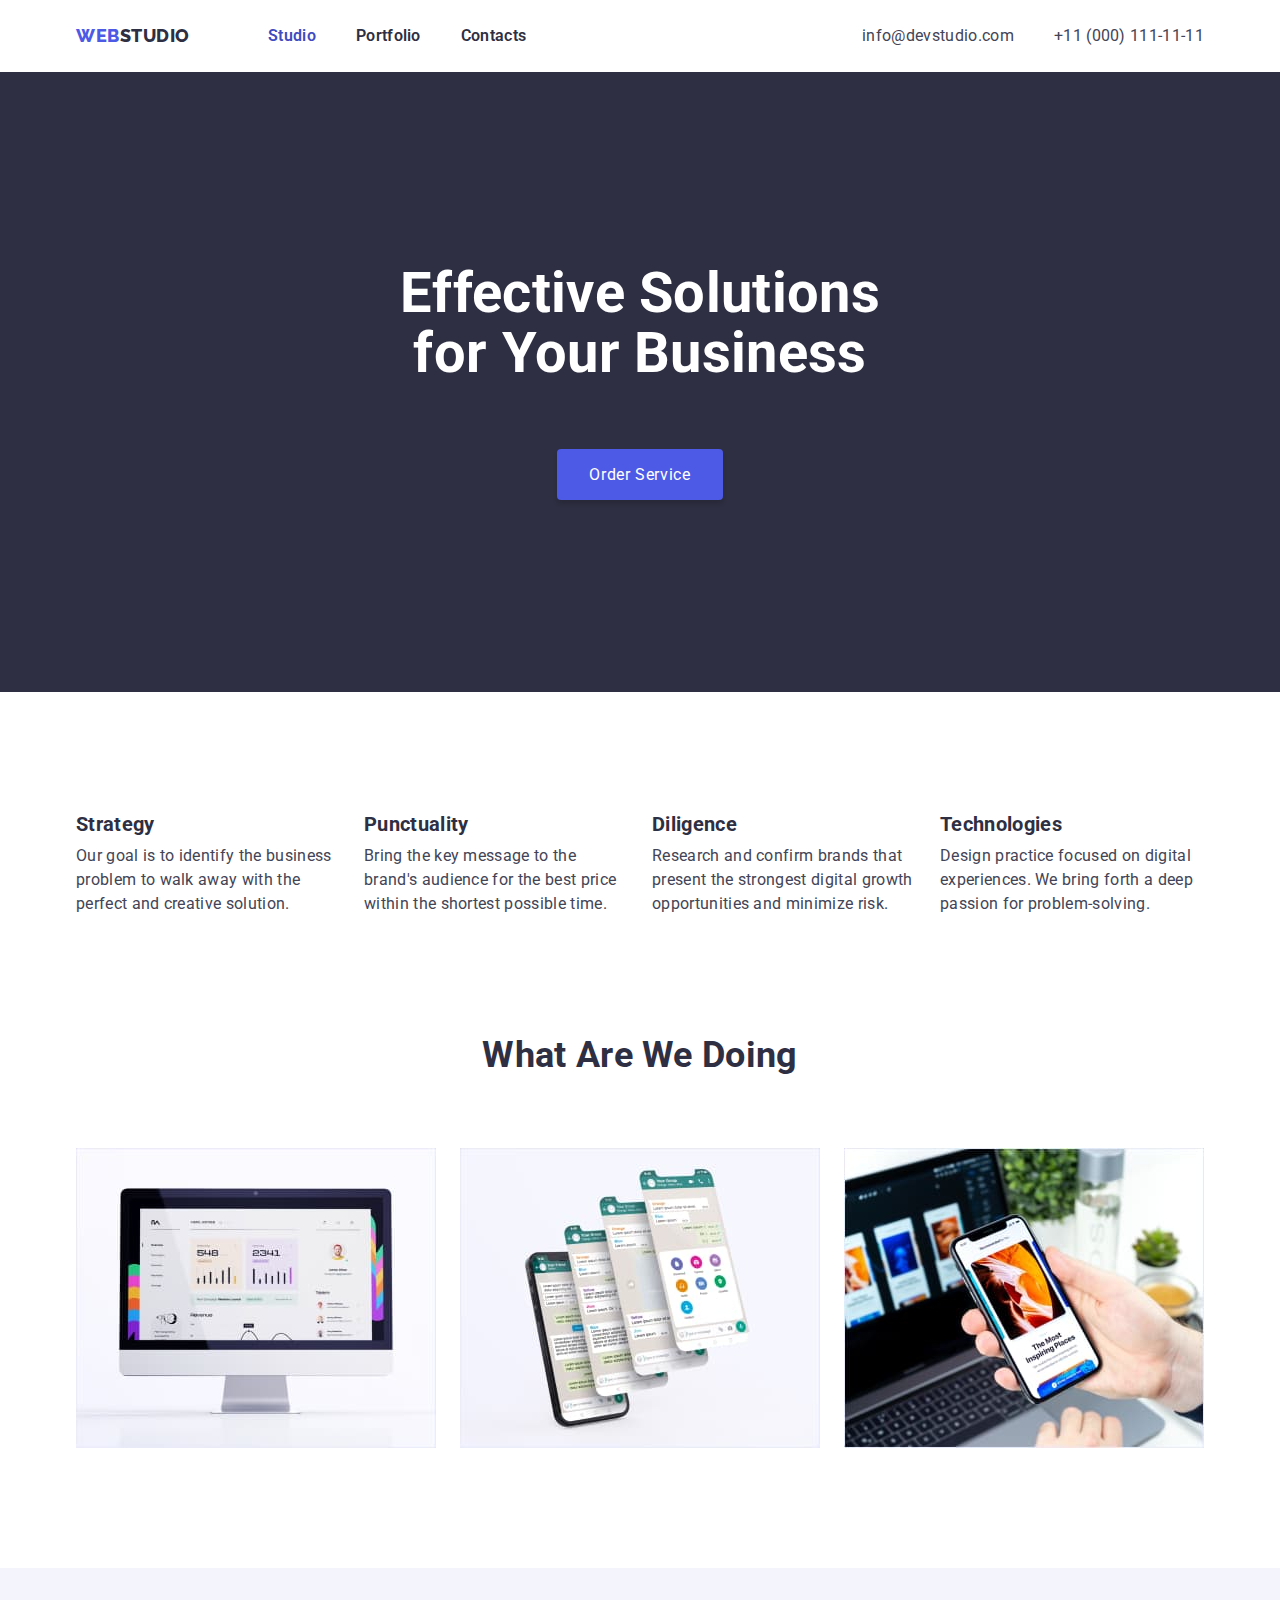
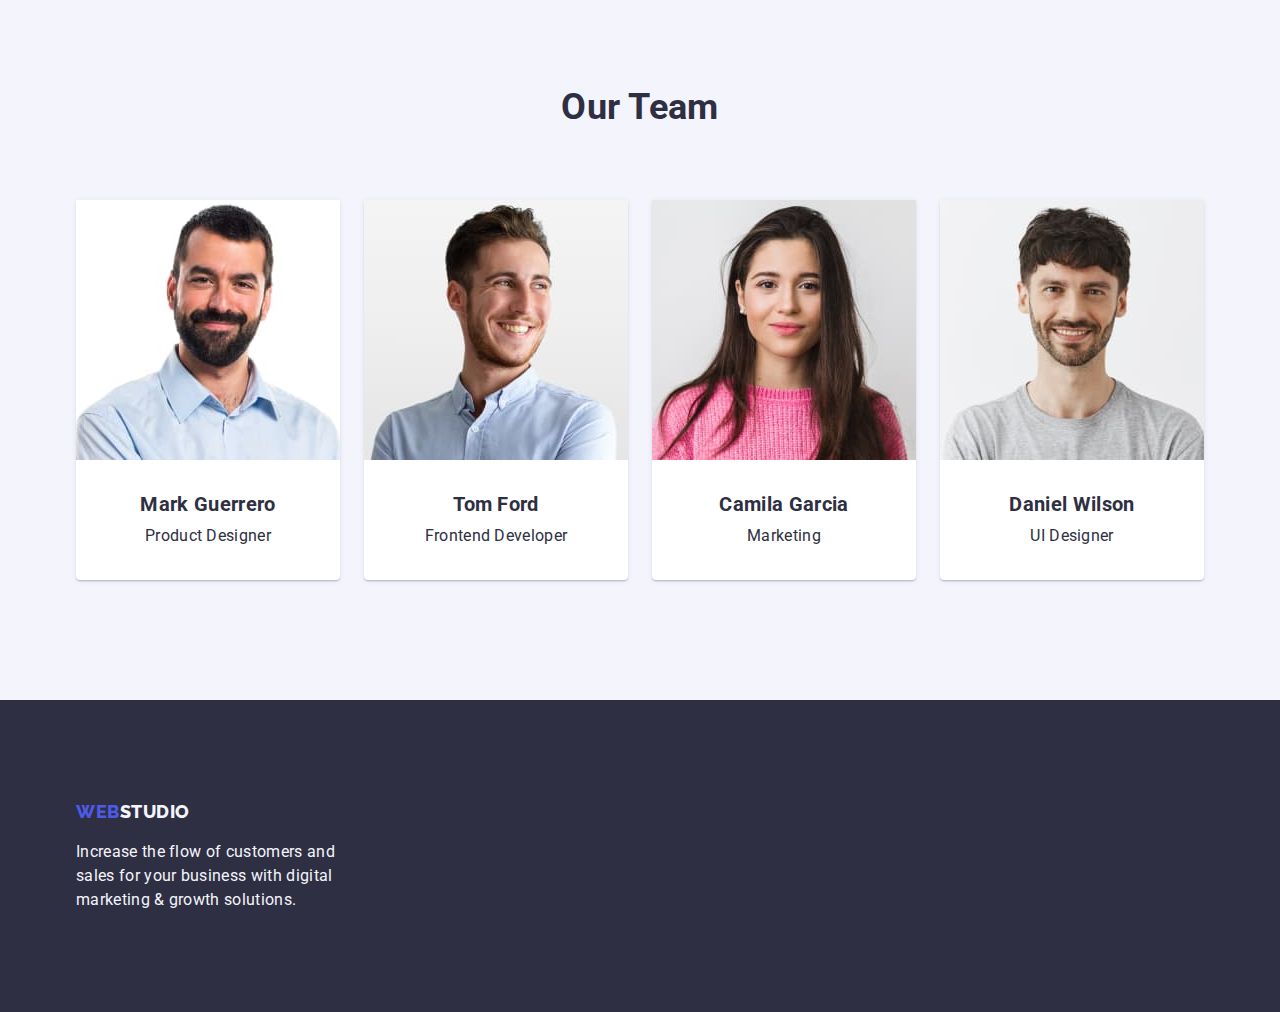
<file: index.html>
<!DOCTYPE html>
<html lang="en">
  <head>
    <meta charset="UTF-8" />
    <meta http-equiv="X-UA-Compatible" content="IE=edge" />
    <meta name="viewport" content="width=device-width, initial-scale=1.0" />
    <title>Web Studio</title>
    <link rel="preconnect" href="https://fonts.googleapis.com" />
    <link rel="preconnect" href="https://fonts.gstatic.com" crossorigin />
    <link
      href="https://fonts.googleapis.com/css2?family=Raleway:wght@800&family=Roboto:wght@400;500;700&display=swap"
      rel="stylesheet"
    />
    <link
      rel="stylesheet"
      href="https://cdnjs.cloudflare.com/ajax/libs/modern-normalize/1.1.0/modern-normalize.min.css"
    />
    <link rel="stylesheet" href="./css/styles.css" />
  </head>

  <body>
    <!-- Header -->

    <header>
      <div class="header-container container">
        <a class="logo" href="">WEB<span class="secon-logo">STUDIO</span></a>
        <nav class="nav-container">
          <ul class="nav-list">
            <li class="nav-list-item">
              <a class="nav-bt current" href="./index.html">Studio</a>
            </li>
            <li class="nav-list-item">
              <a class="nav-bt" href="./portfolio.html">Portfolio</a>
            </li>
            <li class="nav-list-item">
              <a class="nav-bt" href="">Contacts</a>
            </li>
          </ul>
        </nav>
        <ul class="auth-list">
          <li class="auth-list-item">
            <a class="contacts" href="mailto:info@devstudio.com">info@devstudio.com</a>
          </li>
          <li class="auth-list-item">
            <a class="contacts" href="tel:+110001111111">+11 (000) 111-11-11</a>
          </li>
        </ul>
      </div>
    </header>
    <main>
      <!--Hero section-->

      <section class="hero">
        <div class="container">
          <h1 class="hero-title">
            Effective Solutions <br />
            for Your Business
          </h1>
          <button class="order-bt" type="button">Order Service</button>
        </div>
      </section>

      <!--Features Section-->
      <section class="section">
        <div class="features-container container">
          <h2 class="visually-hidden">Features</h2>
          <ul class="features-list grid-set">
            <li class="features-list-item grid-item">
              <h3 class="features-title">Strategy</h3>
              <p class="features-text">
                Our goal is to identify the business problem to walk away with the perfect and
                creative solution.
              </p>
            </li>
            <li class="features-list-item grid-item">
              <h3 class="features-title">Punctuality</h3>
              <p class="features-text">
                Bring the key message to the brand's audience for the best price within the shortest
                possible time.
              </p>
            </li>
            <li class="features-list-item grid-item">
              <h3 class="features-title">Diligence</h3>
              <p class="features-text">
                Research and confirm brands that present the strongest digital growth opportunities
                and minimize risk.
              </p>
            </li>
            <li class="features-list-item grid-item">
              <h3 class="features-title">Technologies</h3>
              <p class="features-text">
                Design practice focused on digital experiences. We bring forth a deep passion for
                problem-solving.
              </p>
            </li>
          </ul>
        </div>
      </section>

      <!--Jobs section-->
      <section class="jobs-section section">
        <div class="container">
          <h2 class="jobs-title">What are we doing</h2>
          <ul class="jobs-list grid-set">
            <li class="jobs-list-item grid-item">
              <img src="./images/jobs-img-1.jpg" alt="Desktop apps" width="360" />
            </li>
            <li class="jobs-list-item grid-item">
              <img src="./images/jobs-img-3.jpg" alt="Mobile apps" width="360" />
            </li>
            <li class="jobs-list-item grid-item">
              <img src="./images/jobs-img-2.jpg" alt="Design solutions" width="360" />
            </li>
          </ul>
        </div>
      </section>

      <!--Team section-->
      <section class="team-section section">
        <div class="team-container container">
          <h2 class="team-title">Our Team</h2>
          <ul class="team-list grid-set">
            <li class="team-car-item grid-item">
              <img src="./images/team-mem-1.jpg" alt="Team member one" width="264" />
              <div class="team-inform">
                <h3 class="team-member-tittle">Mark Guerrero</h3>
                <p class="team-member-item">Product Designer</p>
              </div>
            </li>
            <li class="team-car-item grid-item">
              <img src="./images/team-mem-2.jpg" alt="Team member two" width="264" />
              <div class="team-inform">
                <h3 class="team-member-tittle">Tom Ford</h3>
                <p class="team-member-item">Frontend Developer</p>
              </div>
            </li>
            <li class="team-car-item grid-item">
              <img src="./images/team-mem-3.jpg" alt="Team member three" width="264" />
              <div class="team-inform">
                <h3 class="team-member-tittle">Camila Garcia</h3>
                <p class="team-member-item">Marketing</p>
              </div>
            </li>
            <li class="team-car-item grid-item">
              <img src="./images/team-mem-4.jpg" alt="Team member four" width="264" />
              <div class="team-inform">
                <h3 class="team-member-tittle">Daniel Wilson</h3>
                <p class="team-member-item">UI Designer</p>
              </div>
            </li>
          </ul>
        </div>
      </section>
    </main>

    <footer class="footer">
      <div class="container">
        <a class="ftr-logo-position logo" href="">WEB<span class="footer-logo">STUDIO</span></a>
        <p class="footer-text">
          Increase the flow of customers and sales for your business with digital marketing & growth
          solutions.
        </p>
      </div>
    </footer>
  </body>
</html>
</file>
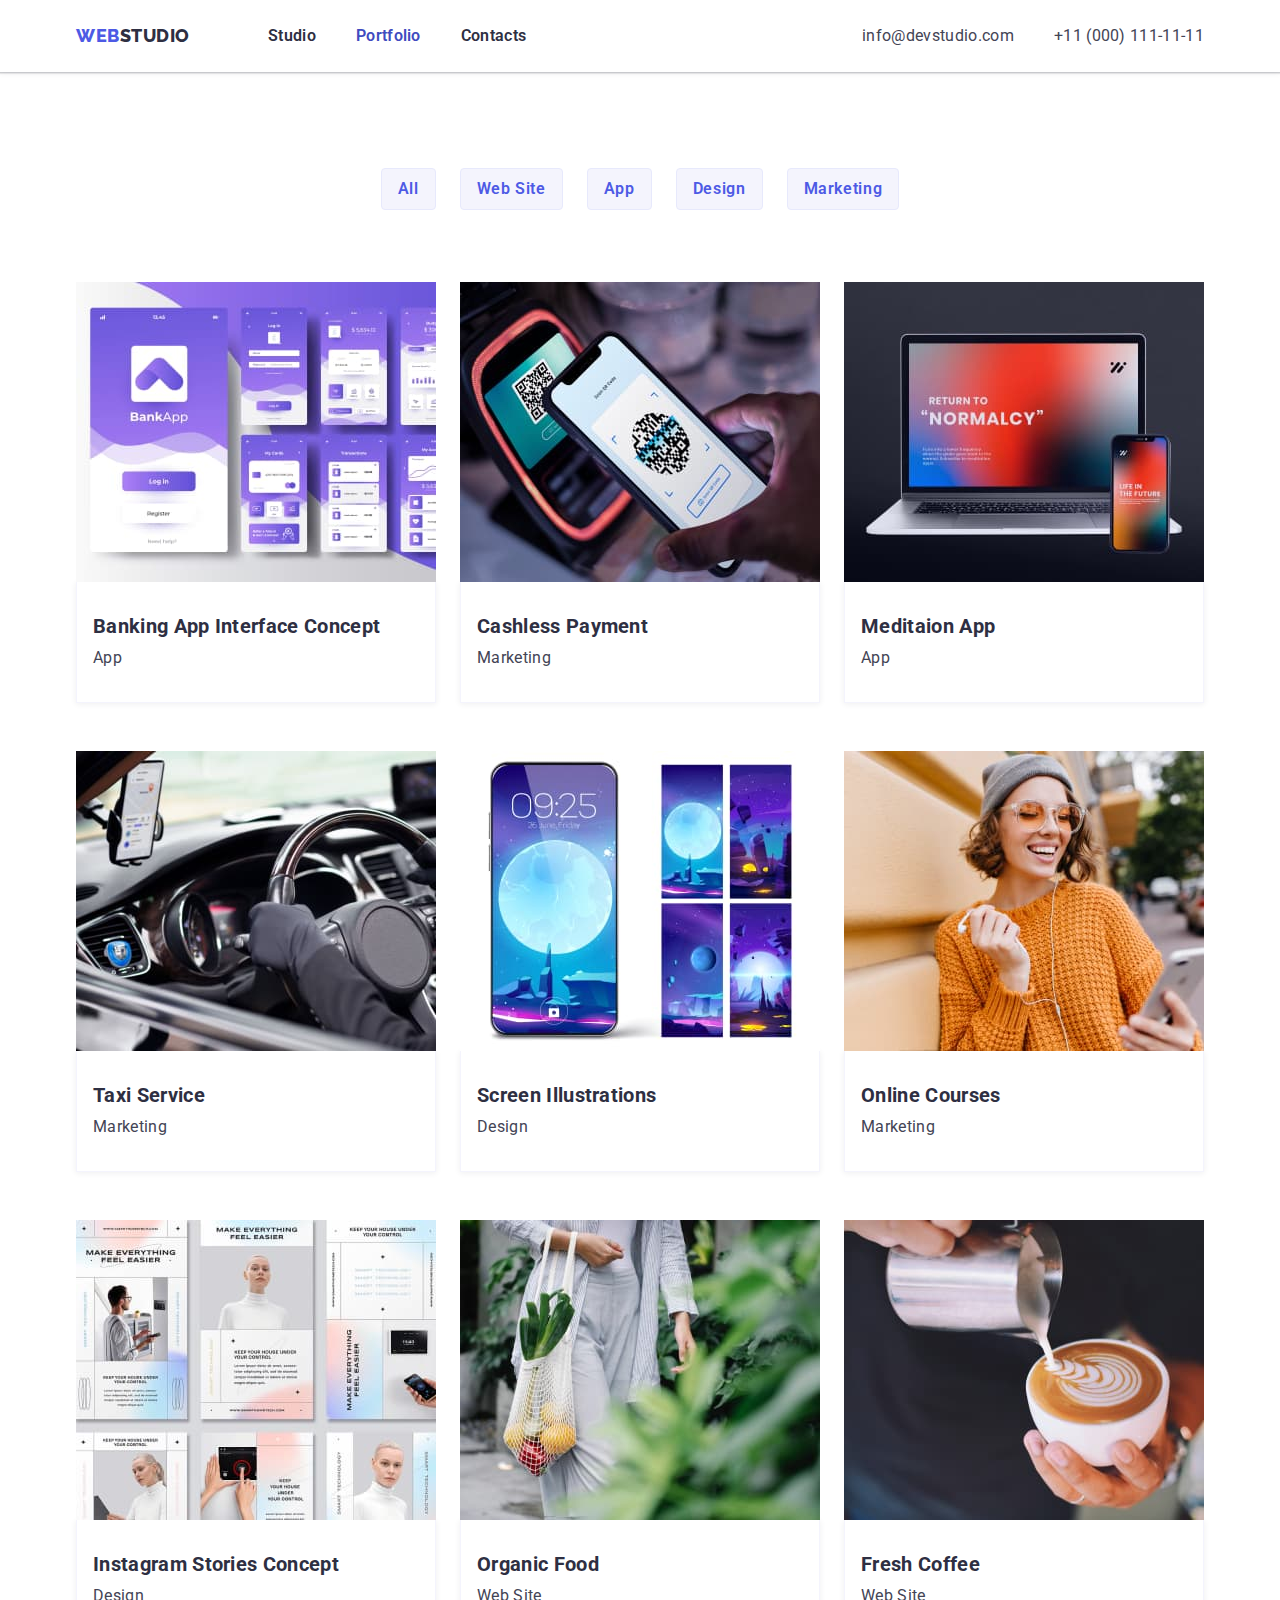
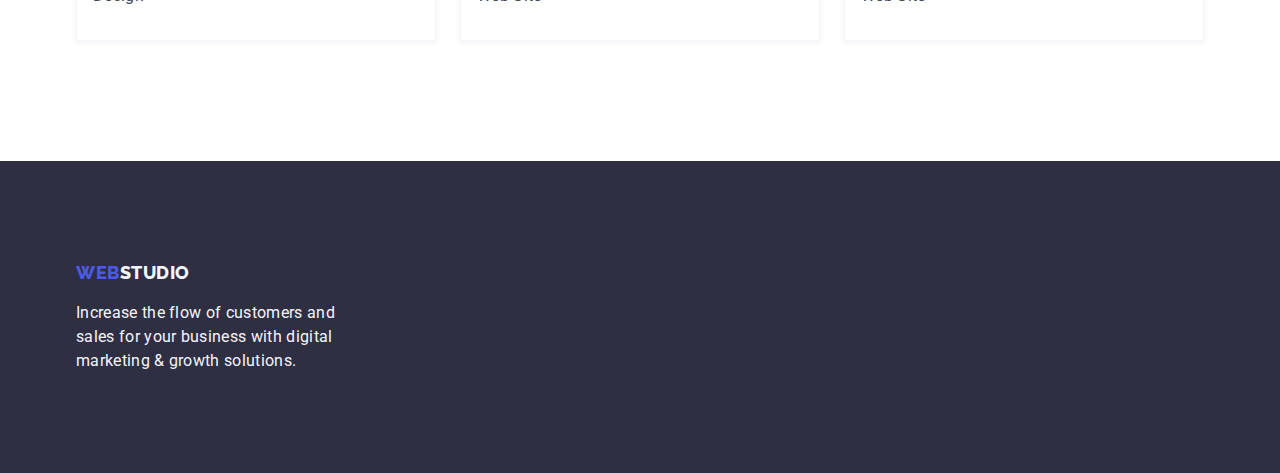
<file: portfolio.html>
<!DOCTYPE html>
<html lang="en">
  <head>
    <meta charset="UTF-8" />
    <meta http-equiv="X-UA-Compatible" content="IE=edge" />
    <meta name="viewport" content="width=device-width, initial-scale=1.0" />
    <title>Web Studio</title>
    <link rel="preconnect" href="https://fonts.googleapis.com" />
    <link rel="preconnect" href="https://fonts.gstatic.com" crossorigin />
    <link
      href="https://fonts.googleapis.com/css2?family=Raleway:wght@800&family=Roboto:wght@400;500;700&display=swap"
      rel="stylesheet"
    />
    <link
      rel="stylesheet"
      href="https://cdnjs.cloudflare.com/ajax/libs/modern-normalize/1.1.0/modern-normalize.min.css"
    />
    <link rel="stylesheet" href="./css/styles.css" />
  </head>
  <body>
    <!-- Header -->

    <header>
      <div class="header-container container">
        <a class="logo" href="">WEB<span class="secon-logo">STUDIO</span></a>
        <nav class="nav-container">
          <ul class="nav-list">
            <li class="nav-list-item">
              <a class="nav-bt" href="./index.html">Studio</a>
            </li>
            <li class="nav-list-item">
              <a class="nav-bt current" href="./portfolio.html">Portfolio</a>
            </li>
            <li class="nav-list-item">
              <a class="nav-bt" href="">Contacts</a>
            </li>
          </ul>
        </nav>
        <ul class="auth-list">
          <li class="auth-list-item">
            <a class="contacts" href="mailto:info@devstudio.com">info@devstudio.com</a>
          </li>
          <li class="auth-list-item">
            <a class="contacts" href="tel:+110001111111">+11 (000) 111-11-11</a>
          </li>
        </ul>
      </div>
    </header>

    <main>
      <section class="works-senction">
        <div class="work-container container">
          <h1 class="visually-hidden">Our Works</h1>

          <!-- Filters -->
          <ul class="filters">
            <li><button class="btn-filt" type="button">All</button></li>
            <li><button class="btn-filt" type="button">Web Site</button></li>
            <li><button class="btn-filt" type="button">App</button></li>
            <li><button class="btn-filt" type="button">Design</button></li>
            <li><button class="btn-filt" type="button">Marketing</button></li>
          </ul>

          <!-- Works experience -->
          <ul class="works-list grid-set">
            <li class="works-list-item grid-item">
              <img src="./images/row-1-pc-1.jpg" width="360" alt="Banking App Interface Concept" />
              <div class="works-title-container">
                <h2 class="list-title">Banking App Interface Concept</h2>
                <p class="list-subtitle">App</p>
              </div>
            </li>
            <li class="works-list-item grid-item">
              <img src="./images/row-1-pc-2.jpg" width="360" alt="Cashless Payment" />
              <div class="works-title-container">
                <h2 class="list-title">Cashless Payment</h2>
                <p class="list-subtitle">Marketing</p>
              </div>
            </li>
            <li class="works-list-item grid-item">
              <img src="./images/row-1-pc-3.jpg" width="360" alt="Meditaion App" />
              <div class="works-title-container">
                <h2 class="list-title">Meditaion App</h2>
                <p class="list-subtitle">App</p>
              </div>
            </li>
            <li class="works-list-item grid-item">
              <img src="./images/row-2-pc-1.jpg" width="360" alt="Taxi Service" />
              <div class="works-title-container">
                <h2 class="list-title">Taxi Service</h2>
                <p class="list-subtitle">Marketing</p>
              </div>
            </li>
            <li class="works-list-item grid-item">
              <img src="./images/row-2-pc-2.jpg" width="360" alt="Screen Illustrations" />
              <div class="works-title-container">
                <h2 class="list-title">Screen Illustrations</h2>
                <p class="list-subtitle">Design</p>
              </div>
            </li>
            <li class="works-list-item grid-item">
              <img src="./images/row-2-pc-3.jpg" width="360" alt="Online Courses" />
              <div class="works-title-container">
                <h2 class="list-title">Online Courses</h2>
                <p class="list-subtitle">Marketing</p>
              </div>
            </li>
            <li class="works-list-item grid-item">
              <img src="./images/row-3-pc-1.jpg" width="360" alt="Instagram Stories Concept" />
              <div class="works-title-container">
                <h2 class="list-title">Instagram Stories Concept</h2>
                <p class="list-subtitle">Design</p>
              </div>
            </li>
            <li class="works-list-item grid-item">
              <img src="./images/row-3-pc-2.jpg" width="360" alt="Organic Food" />
              <div class="works-title-container">
                <h2 class="list-title">Organic Food</h2>
                <p class="list-subtitle">Web Site</p>
              </div>
            </li>
            <li class="works-list-item grid-item">
              <img src="./images/row-3-pc-3.jpg" width="360" alt="Fresh Coffee" />
              <div class="works-title-container">
                <h2 class="list-title">Fresh Coffee</h2>
                <p class="list-subtitle">Web Site</p>
              </div>
            </li>
          </ul>
        </div>
      </section>
    </main>

    <!-- Footer -->

    <footer class="footer">
      <div class="container">
        <a class="ftr-logo-position logo" href="">WEB<span class="footer-logo">STUDIO</span></a>
        <p class="footer-text">
          Increase the flow of customers and sales for your business with digital marketing & growth
          solutions.
        </p>
      </div>
    </footer>
  </body>
</html>
</file>
<file: css/styles.css>
:root {
    /* Colors */
    --brand-text: #2E2F42;
    --subtle-text: #434455;
    --primary-brand: #404BBF;
    --pressed-state: #4D5AE5;
    --light-mode-backgrounds-dialogs: #F4F4FD;
    --accent-color-hairlines: #E7E9FC;
    --font-family:inherit;
    /* Others */
    --indent-x: 24px;
    --indent-y: ;
    --list-items-sum: 3;
}


body {
background-color: #ffffff;
color: var(--brand-text);
font-family: Roboto, sans-serif ;
font-weight: 600;
font-size: 16px;
line-height: 1.5;
letter-spacing: 0.02em;
}

body img {
    display: block;
    max-width: 100%; 
    height: auto;
}

/* Reset */

h1,
h2,
h3,
h4,
h5,
h6,
p {
   margin: 0; 
}

ul {
    margin: 0;
    padding: 0;
    list-style: none;
}

button {
    cursor: pointer;
}
/*--------------------*/


/* Lists-style */

.nav-list,
.features-list,
.jobs-list,
.team-list {
    list-style-type: none;

}
/*--------------------*/


/* Visually-hidden */


.visually-hidden {
    position: absolute;
    width: 1px;
    height: 1px;
    margin: -1px;
    border: 0;
    padding: 0;

    white-space: nowrap;
    clip-path: inset(100%);
    clip: rect(0 0 0 0);
    overflow: hidden;
}
/*--------------------*/

/* GRID */

.grid-set {
    display: flex;
    flex-wrap: wrap;
    column-gap: var(--indent-x);
    row-gap: var(--indent-x);
}

.grid-item {
    flex-basis: calc((var(--margin-indent)*(var(--list-items-sum) - 1)))/ var(--list-items-sum);
}

/*--------------------*/


.container  {
   max-width: 1158px;
   margin: 0 auto;
   padding: 0 15px;
}

section {
    padding-top: 120px;
    padding-bottom: 120px;
}




                            /* STUDIO(INDEX).HTML */





/*--------------------*/



/* Logo */

.logo {
    min-width: 115px;
    color: var(--pressed-state);
    font-family: Raleway, sans-serif;
    font-weight: 800;
    font-size: 18px;
    line-height: 1.33;
    text-decoration: none;
    letter-spacing: 0.03em;
    padding-top: 24px;
    padding-bottom: 24px ;
    margin-right: 77px;

}
.secon-logo {
    color: var(--brand-text);
}

.footer-logo {
    color: var(--light-mode-backgrounds-dialogs);
}
/*--------------------*/


/* Navigation */

header {
    box-shadow: 0px 2px 1px rgba(46, 47, 66, 0.08), 0px 1px 1px rgba(46, 47, 66, 0.16), 0px 1px 6px rgba(46, 47, 66, 0.08);
}

.header-container {
    display: flex;
    align-items: center;
}


.nav-list {
    display: flex;
    gap: 40px;
}




.auth-list {
    display: flex;
    margin-left: auto;
}

.auth-list-item {
    padding-top: 24px;
    padding-bottom: 24px;
}

.auth-list .auth-list-item + .auth-list-item {
    margin-left: 40px;
}

.nav-bt {
    color: var(--brand-text);
    text-decoration: none;
    display: block;
    padding-top: 24px;
    padding-bottom: 24px;

}
.nav-list .nav-bt.current , .auth-list  {
    color: var(--primary-brand);
}

.contacts {
    color : var(--subtle-text);
    font-weight: 400;
    text-decoration: none;
}

.nav-bt:hover, .contacts:hover {
    color: var(--primary-brand);
}

.nav-bt:focus, .contacts:focus {
    color: var(--primary-brand);
}
/*--------------------*/


/* Hero section */

.hero {
    background-color: var(--brand-text);
    color: #ffffff;
    font-size: 56px;
    line-height: 1.07;
    text-align: center;
    padding-top: 192px;
    padding-bottom: 192px;
}

.hero-title {
    width: 492px;
    margin-left: auto;
    margin-right: auto;
    font-size: 56px;
    line-height: 1.07;
    text-align: center;
    margin-bottom: 48px;
}

.order-bt{
    background-color: var(--pressed-state);
    color: #ffffff;
    font-family: Roboto, sans-serif;
    font-size: 16px;
    line-height: 1.2;
    letter-spacing: 0.04em;
    align-items: center;
    cursor: pointer;
    padding: 16px 32px;
    margin-bottom: 192;
    box-shadow: 0px 4px 4px rgba(0, 0, 0, 0.15);
    border-radius: 4px;
    border-style: none;
}

.order-bt:hover, .order-bt:focus {
    background-color: var(--pressed-state) ;
    box-shadow: 0px 1px 6px rgba(46, 47, 66, 0.08), 0px 1px 1px rgba(46, 47, 66, 0.16), 0px 2px 1px rgba(46, 47, 66, 0.08) ;
}

.order-bt:active {
    background-color: var(--primary-brand);
}
/*--------------------*/



/* Features Section */



.features-title {
    font-size: 20px;
    line-height: 1.2;
    margin-bottom: 8px;
}

.features-text {
    color: var(--subtle-text);
    font-weight: 400;
}


.features-list-item {
    max-width: 264px;
    --list-items-sum: 4;
}



/*--------------------*/




/* Jobs section */

.jobs-section {
    padding-top: 0;
}

.jobs-title, .team-title {
    font-size: 36px;
    line-height: 1.11;
    text-align: center;
    text-transform: capitalize;
}

.jobs-title {
    margin-bottom: 72px;
}

/*--------------------*/




/* Team section */

.team-section {
    background-color: var(--light-mode-backgrounds-dialogs);
}


.team-title {
    text-align: center;
    margin-bottom: 72px;
}

.team-car-item {
    padding-bottom: 32px;
    background-color: #ffffff ;
    --list-items-sum: 4;
    box-shadow: 0px 1px 6px rgba(46, 47, 66, 0.08), 0px 1px 1px rgba(46, 47, 66, 0.16), 0px 2px 1px rgba(46, 47, 66, 0.08);
    border-radius: 0px 0px 4px 4px;
}
 
.team-car-item > img {
    margin-bottom: 32px;
}

.team-inform{
    display: flex;
    flex-direction: column;
    justify-content: center;
    align-items: center;
    padding: 0px;
}
.team-member-tittle {
    font-size: 20px;
    line-height: 1.2;
    margin-bottom: 8px;
}

.team-member-item {
    font-weight: 400 ;
}


/*--------------------*/




/* Footer */

.footer {
    background-color: var(--brand-text);
    color: var(--light-mode-backgrounds-dialogs);
    font-weight: 400;
    padding-top: 100px;
    padding-bottom: 100px;
    }

.ftr-logo-position {
    display: block;
    margin-bottom: 16px;
    padding: 0;
}

.footer-text {
    max-width: 264px;
}
/*--------------------*/



    /* PORTFOLIO.HTML */


    /* Filters */


.filters, .works-list {
    list-style-type: none;
}

.filters {
    margin-bottom: 72px;
    display:flex ;
    justify-content: center;
    gap: 24px;
}

.btn-filt {
    background-color: var(--light-mode-backgrounds-dialogs);
    color: var(--pressed-state);
    font-family: Roboto, sans-serif;
    font-weight: 600;
    font-size: 16px;
    line-height: 1.5;
    padding: 8px 16px;
    letter-spacing: 0.04em;
    border: 1px solid var(--accent-color-hairlines);
    border-radius: 4px;
}
.btn-filt:hover, .btn-filt:focus {
    background-color: var(--pressed-state);
    color: #ffffff;
    cursor: pointer;
}
    /*--------------------*/



    /*  Works experience */
.works-senction {
    padding-top: 96px;
}
    
.works-list {
    display: flex;
    flex-wrap: wrap;
    row-gap: 48px;
}

.works-title-container {
    display: flex;
    flex-direction: column;
    justify-content: center;        
    align-items: flex-start;
    padding: 32px 16px;
    gap: 8px;
    box-shadow: 0px 1px 6px rgba(46, 47, 66, 0.08);
    border-left:0.5px solid #F4F4FD ;
    border-right:0.5px solid #F4F4FD ;
    border-bottom:0.5px solid #F4F4FD ;
}
    
.works-list-item {
    width: 360px;
    /* padding-bottom: 32px;
    box-shadow: 0px 1px 6px rgba(46, 47, 66, 0.08) ;
    border: 0.5px solid #F4F4FD; */
}

.works-list-item:hover, .works-list-item:focus {
    box-shadow: 0px 1px 6px rgba(46, 47, 66, 0.08), 0px 1px 1px rgba(46, 47, 66, 0.16), 0px 2px 1px rgba(46, 47, 66, 0.08);
}


.list-title {
    font-size: 20px;
    line-height: 1.2;
}

.list-subtitle {
    font-weight: 400;
    color: var(--subtle-text);
}
</file>
